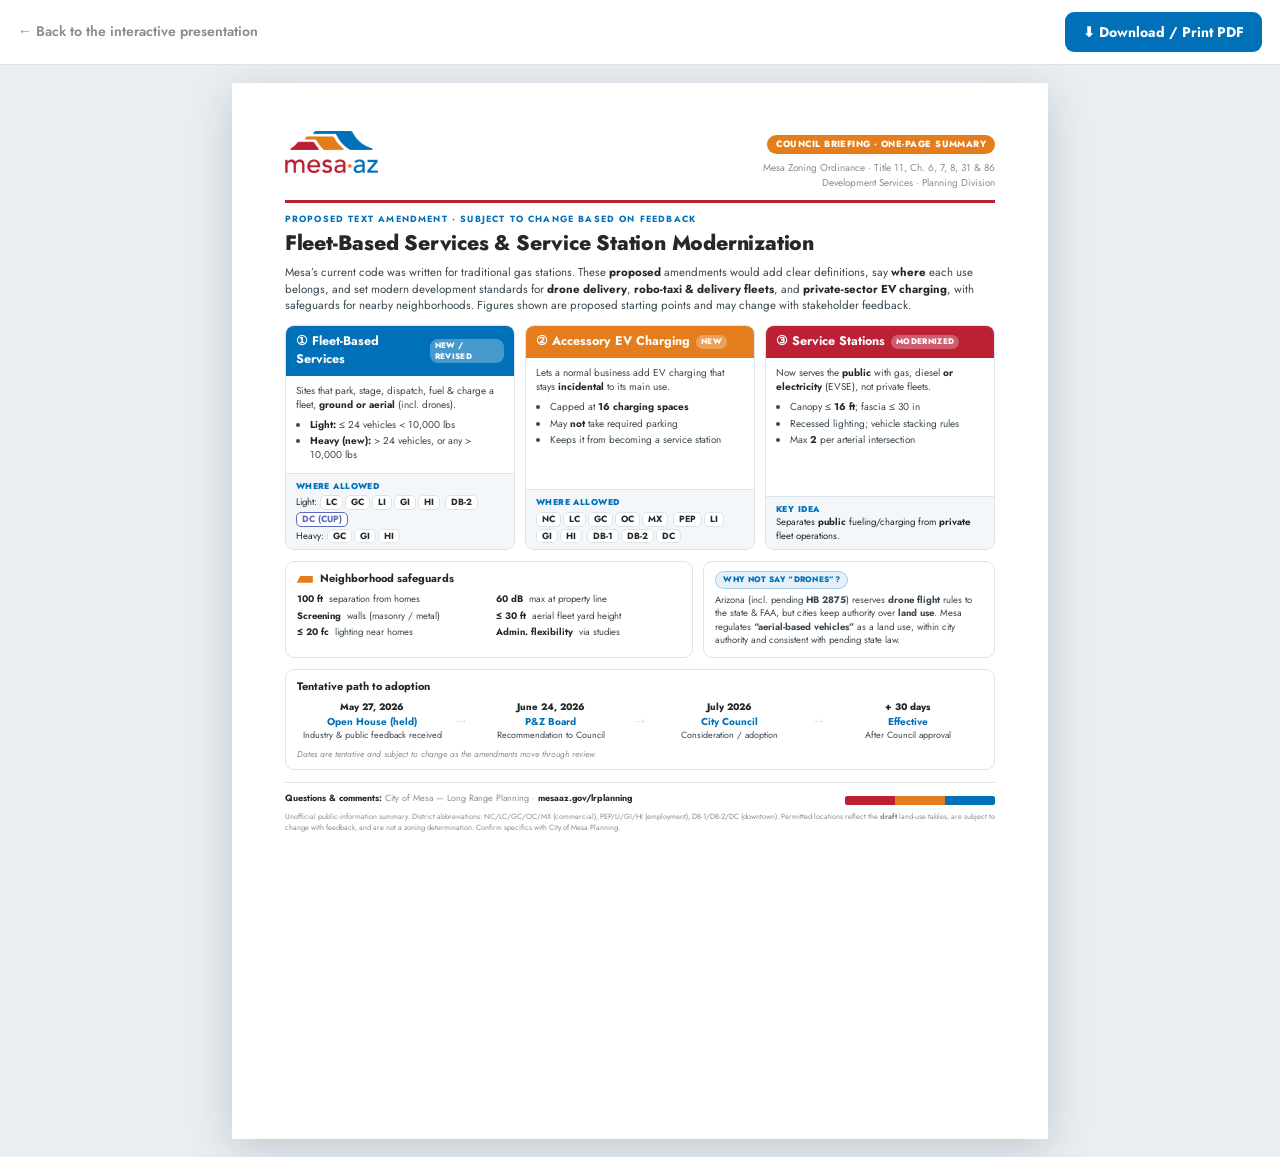
<file: onepager.html>
<!DOCTYPE html>
<html lang="en">
<head>
  <meta charset="utf-8" />
  <meta name="viewport" content="width=device-width, initial-scale=1" />
  <title>Mesa Fleet Services & Service Station Amendments — One-Page Summary</title>
  <link rel="preconnect" href="https://fonts.googleapis.com" />
  <link rel="preconnect" href="https://fonts.gstatic.com" crossorigin />
  <link href="https://fonts.googleapis.com/css2?family=Jost:wght@300;400;500;600;700;800&display=swap" rel="stylesheet" />
  <style>
    :root{
      --blue:#0071B9; --red:#BB2034; --amber:#E47D1C; --ink:#25282A; --gray:#8B8D8E;
      --line:#dce4ea; --bg-alt:#f3f7fa;
      --sans:"Avenir Next","Avenir","Jost","Segoe UI",Arial,sans-serif;
    }
    *{box-sizing:border-box}
    html,body{margin:0;background:#e9eef2;color:var(--ink);font-family:var(--sans);line-height:1.42}
    a{color:var(--blue)}

    /* screen toolbar */
    .toolbar{position:sticky;top:0;z-index:10;display:flex;justify-content:space-between;align-items:center;
      gap:12px;background:#fff;border-bottom:1px solid var(--line);padding:12px 18px;flex-wrap:wrap}
    .toolbar .tb-left{display:flex;align-items:center;gap:10px;font-weight:600;color:var(--gray);font-size:14px}
    .toolbar a.back{color:var(--gray);text-decoration:none;font-weight:600}
    .btn{display:inline-flex;align-items:center;gap:8px;border:0;cursor:pointer;font-family:var(--sans);
      font-weight:700;font-size:14px;padding:10px 18px;border-radius:9px;background:var(--blue);color:#fff}
    .btn:hover{background:#005a93}

    /* the page sheet (Letter) */
    .sheet{width:8.5in;min-height:11in;margin:18px auto;background:#fff;padding:0.5in 0.55in;
      box-shadow:0 10px 40px rgba(16,34,46,.18);position:relative}

    /* header */
    .ph{display:flex;align-items:flex-start;justify-content:space-between;gap:16px;border-bottom:3px solid var(--red);padding-bottom:10px}
    .ph .logo{height:42px}
    .ph .ph-r{text-align:right}
    .eyebrow{font-size:9px;letter-spacing:.13em;text-transform:uppercase;font-weight:700;color:var(--blue)}
    h1{font-size:21px;font-weight:800;margin:6px 0 2px;letter-spacing:-.01em;line-height:1.08}
    .sub{font-size:11px;color:var(--gray)}
    .ph-r .tag{display:inline-block;font-size:9px;font-weight:800;letter-spacing:.05em;text-transform:uppercase;
      color:#fff;background:var(--amber);padding:3px 9px;border-radius:20px}
    .ph-r .meta{font-size:10px;color:var(--gray);margin-top:6px;line-height:1.5}

    .intro{font-size:11.5px;color:#3a474f;margin:10px 0 12px}
    .intro b{color:var(--ink)}

    /* three change blocks */
    .blocks{display:grid;grid-template-columns:1fr 1fr 1fr;gap:10px}
    .blk{border:1px solid var(--line);border-radius:9px;overflow:hidden;display:flex;flex-direction:column}
    .blk h2{font-size:12.5px;margin:0;padding:7px 10px;color:#fff;display:flex;align-items:center;gap:6px}
    .blk.fleet h2{background:var(--blue)} .blk.ev h2{background:var(--amber)} .blk.ss h2{background:var(--red)}
    .blk .new{font-size:8px;font-weight:800;background:rgba(255,255,255,.28);padding:1px 5px;border-radius:8px;letter-spacing:.04em}
    .blk .body{padding:8px 10px;font-size:10px;color:#3a474f}
    .blk .body p{margin:0 0 6px}
    .blk b{color:var(--ink)}
    .blk ul{margin:4px 0 0;padding-left:14px}
    .blk li{margin:2px 0}
    .where{background:var(--bg-alt);border-top:1px solid var(--line);padding:6px 10px;font-size:9.5px;margin-top:auto}
    .where .lab{font-weight:800;color:var(--blue);text-transform:uppercase;letter-spacing:.05em;font-size:8.5px}
    .pill{display:inline-block;background:#fff;border:1px solid var(--line);border-radius:5px;padding:0 5px;margin:2px 2px 0 0;font-weight:700;font-size:9px}
    .pill.rem{border-color:var(--red);color:var(--red);text-decoration:line-through}

    /* lower band: safeguards + legislation */
    .band{display:grid;grid-template-columns:1.4fr 1fr;gap:10px;margin-top:11px}
    .panel{border:1px solid var(--line);border-radius:9px;padding:9px 11px}
    .panel h3{font-size:11px;margin:0 0 6px;color:var(--ink);display:flex;align-items:center;gap:7px}
    .panel h3::before{content:"";width:16px;height:7px;background:var(--amber);clip-path:polygon(22% 0,100% 0,100% 100%,0 100%)}
    .safe{display:grid;grid-template-columns:1fr 1fr;gap:3px 14px;font-size:9.5px;color:#3a474f}
    .safe div{display:flex;gap:6px} .safe b{color:var(--ink)}
    .leg{font-size:9.5px;color:#3a474f}
    .leg .badge{display:inline-block;font-size:8px;font-weight:800;text-transform:uppercase;letter-spacing:.04em;
      color:var(--blue);background:rgba(0,113,185,.1);border:1px solid rgba(0,113,185,.25);padding:2px 7px;border-radius:12px;margin-bottom:5px}

    /* timeline */
    .tl{margin-top:11px;border:1px solid var(--line);border-radius:9px;padding:9px 11px}
    .tl h3{font-size:11px;margin:0 0 7px;color:var(--ink)}
    .tl .row{display:flex;gap:6px;align-items:stretch}
    .tl .step{flex:1;text-align:center;font-size:9px;color:#3a474f;position:relative;padding:0 4px}
    .tl .step b{display:block;color:var(--blue);font-size:10px}
    .tl .step .d{font-weight:800;color:var(--ink);font-size:9.5px}
    .tl .arrow{color:var(--line);font-weight:800;align-self:center}
    .tl .note{font-size:8.5px;color:var(--gray);margin-top:6px;font-style:italic}

    /* footer */
    .pf{display:flex;justify-content:space-between;align-items:flex-end;gap:14px;margin-top:12px;
      border-top:1px solid var(--line);padding-top:8px}
    .pf .c{font-size:9px;color:var(--gray);line-height:1.55}
    .pf .c b{color:var(--ink)}
    .pf .bar{height:9px;width:150px;border-radius:2px;
      background:linear-gradient(90deg,var(--red) 0 33.3%,var(--amber) 33.3% 66.6%,var(--blue) 66.6% 100%)}
    .disc{font-size:7.5px;color:var(--gray);margin-top:7px;line-height:1.45}

    @media (max-width:900px){
      .blocks{grid-template-columns:1fr} .band{grid-template-columns:1fr}
      .tl .row{flex-direction:column} .tl .arrow{display:none} .safe{grid-template-columns:1fr}
      .sheet{width:100%;min-height:0;padding:22px 18px}
    }
    @media print{
      @page{size:Letter portrait;margin:0}
      html,body{background:#fff}
      .toolbar{display:none}
      .sheet{width:auto;min-height:auto;margin:0;box-shadow:none;padding:0.45in 0.5in}
      *{-webkit-print-color-adjust:exact;print-color-adjust:exact}
    }
  </style>
</head>
<body>

  <div class="toolbar">
    <div class="tb-left"><a class="back" href="index.html">← Back to the interactive presentation</a></div>
    <button class="btn" onclick="window.print()">⬇︎ Download / Print PDF</button>
  </div>

  <div class="sheet">
    <!-- header -->
    <div class="ph">
      <div>
        <img class="logo" src="assets/img/mesa-logo.png" alt="City of Mesa" />
      </div>
      <div class="ph-r">
        <span class="tag">Council Briefing · One-Page Summary</span>
        <div class="meta">Mesa Zoning Ordinance · Title&nbsp;11, Ch.&nbsp;6,&nbsp;7,&nbsp;8,&nbsp;31&nbsp;&amp;&nbsp;86<br>Development Services · Planning Division</div>
      </div>
    </div>

    <div style="margin-top:10px">
      <div class="eyebrow">Proposed Text Amendment · Subject to change based on feedback</div>
      <h1>Fleet-Based Services &amp; Service Station Modernization</h1>
      <p class="intro">Mesa’s current code was written for traditional gas stations. These <b>proposed</b>
        amendments would add clear definitions, say <b>where</b> each use belongs, and set modern development
        standards for <b>drone delivery</b>, <b>robo-taxi &amp; delivery fleets</b>, and
        <b>private-sector EV charging</b>, with safeguards for nearby neighborhoods. Figures shown are
        proposed starting points and may change with stakeholder feedback.</p>
    </div>

    <!-- three changes -->
    <div class="blocks">
      <div class="blk fleet">
        <h2>① Fleet-Based Services <span class="new">NEW / REVISED</span></h2>
        <div class="body">
          <p>Sites that park, stage, dispatch, fuel &amp; charge a fleet, <b>ground or aerial</b> (incl. drones).</p>
          <ul>
            <li><b>Light:</b> ≤ 24 vehicles &lt; 10,000 lbs</li>
            <li><b>Heavy (new):</b> &gt; 24 vehicles, or any &gt; 10,000 lbs</li>
          </ul>
        </div>
        <div class="where">
          <span class="lab">Where allowed</span><br>
          <span>Light:</span>
          <span class="pill">LC</span><span class="pill">GC</span><span class="pill">LI</span><span class="pill">GI</span><span class="pill">HI</span>
          <span class="pill">DB-2</span><span class="pill" style="border-color:#5C6BC0;color:#5C6BC0">DC (CUP)</span><br>
          <span>Heavy:</span>
          <span class="pill">GC</span><span class="pill">GI</span><span class="pill">HI</span>
        </div>
      </div>

      <div class="blk ev">
        <h2>② Accessory EV Charging <span class="new">NEW</span></h2>
        <div class="body">
          <p>Lets a normal business add EV charging that stays <b>incidental</b> to its main use.</p>
          <ul>
            <li>Capped at <b>16 charging spaces</b></li>
            <li>May <b>not</b> take required parking</li>
            <li>Keeps it from becoming a service station</li>
          </ul>
        </div>
        <div class="where">
          <span class="lab">Where allowed</span><br>
          <span class="pill">NC</span><span class="pill">LC</span><span class="pill">GC</span><span class="pill">OC</span><span class="pill">MX</span>
          <span class="pill">PEP</span><span class="pill">LI</span><span class="pill">GI</span><span class="pill">HI</span>
          <span class="pill">DB-1</span><span class="pill">DB-2</span><span class="pill">DC</span>
        </div>
      </div>

      <div class="blk ss">
        <h2>③ Service Stations <span class="new">MODERNIZED</span></h2>
        <div class="body">
          <p>Now serves the <b>public</b> with gas, diesel <b>or electricity</b> (EVSE), not private fleets.</p>
          <ul>
            <li>Canopy ≤ <b>16 ft</b>; fascia ≤ 30 in</li>
            <li>Recessed lighting; vehicle stacking rules</li>
            <li>Max <b>2</b> per arterial intersection</li>
          </ul>
        </div>
        <div class="where">
          <span class="lab">Key idea</span><br>
          <span>Separates <b>public</b> fueling/charging from <b>private</b> fleet operations.</span>
        </div>
      </div>
    </div>

    <!-- safeguards + legislation -->
    <div class="band">
      <div class="panel">
        <h3>Neighborhood safeguards</h3>
        <div class="safe">
          <div><b>100 ft</b> separation from homes</div>
          <div><b>60 dB</b> max at property line</div>
          <div><b>Screening</b> walls (masonry / metal)</div>
          <div><b>≤ 30 ft</b> aerial fleet yard height</div>
          <div><b>≤ 20 fc</b> lighting near homes</div>
          <div><b>Admin. flexibility</b> via studies</div>
        </div>
      </div>
      <div class="panel leg">
        <span class="badge">Why not say “drones”?</span>
        <div>Arizona (incl. pending <b>HB 2875</b>) reserves <b>drone flight</b> rules to the state &amp; FAA, but
          cities keep authority over <b>land use</b>. Mesa regulates <b>“aerial-based vehicles”</b> as a land
          use, within city authority and consistent with pending state law.</div>
      </div>
    </div>

    <!-- timeline -->
    <div class="tl">
      <h3>Tentative path to adoption</h3>
      <div class="row">
        <div class="step"><span class="d">May 27, 2026</span><b>Open House (held)</b>Industry &amp; public feedback received</div>
        <div class="arrow">→</div>
        <div class="step"><span class="d">June 24, 2026</span><b>P&amp;Z Board</b>Recommendation to Council</div>
        <div class="arrow">→</div>
        <div class="step"><span class="d">July 2026</span><b>City Council</b>Consideration / adoption</div>
        <div class="arrow">→</div>
        <div class="step"><span class="d">+ 30 days</span><b>Effective</b>After Council approval</div>
      </div>
      <div class="note">Dates are tentative and subject to change as the amendments move through review.</div>
    </div>

    <!-- footer -->
    <div class="pf">
      <div class="c">
        <b>Questions &amp; comments:</b> City of Mesa — Long Range Planning · <b>mesaaz.gov/lrplanning</b>
      </div>
      <div class="bar"></div>
    </div>
    <div class="disc">Unofficial public-information summary. District abbreviations: NC/LC/GC/OC/MX (commercial),
      PEP/LI/GI/HI (employment), DB-1/DB-2/DC (downtown). Permitted locations reflect the <b>draft</b> land-use
      tables, are subject to change with feedback, and are not a zoning determination. Confirm specifics with
      City of Mesa Planning.</div>
  </div>

</body>
</html>
</file>
